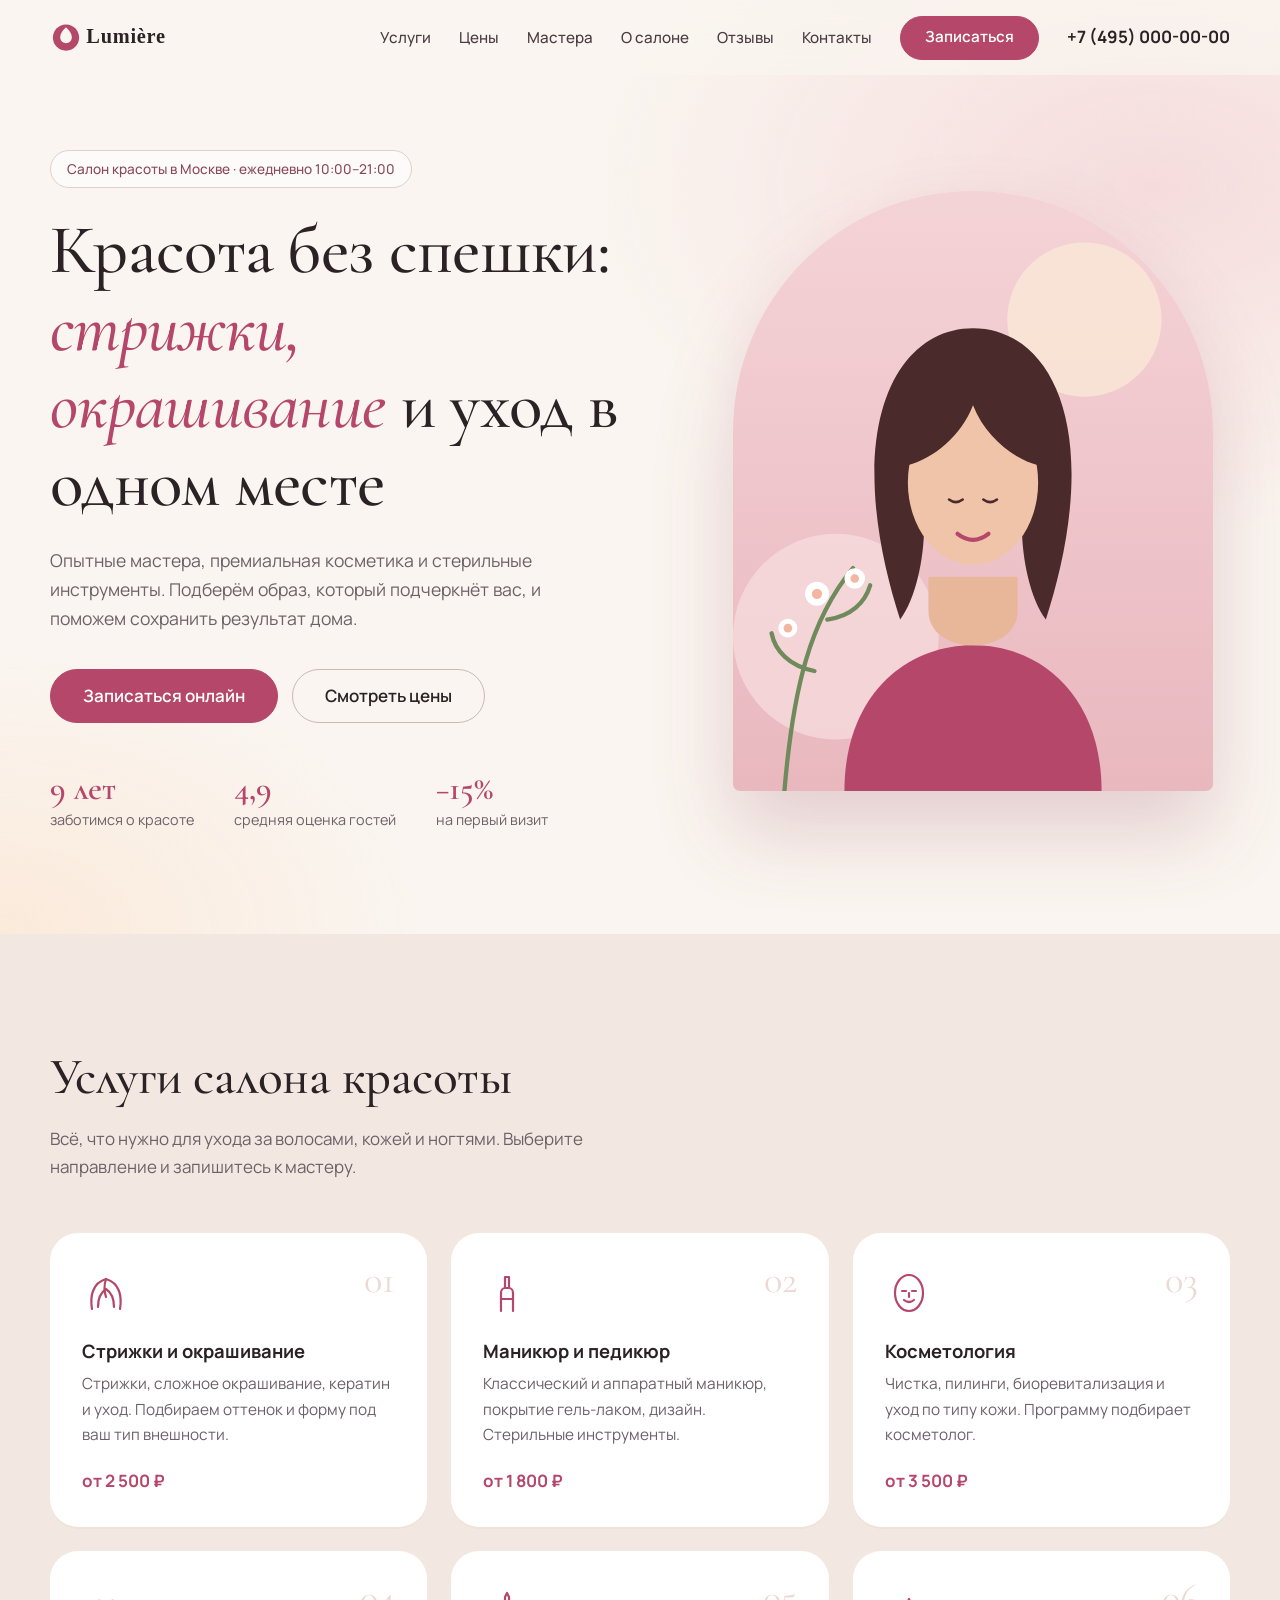
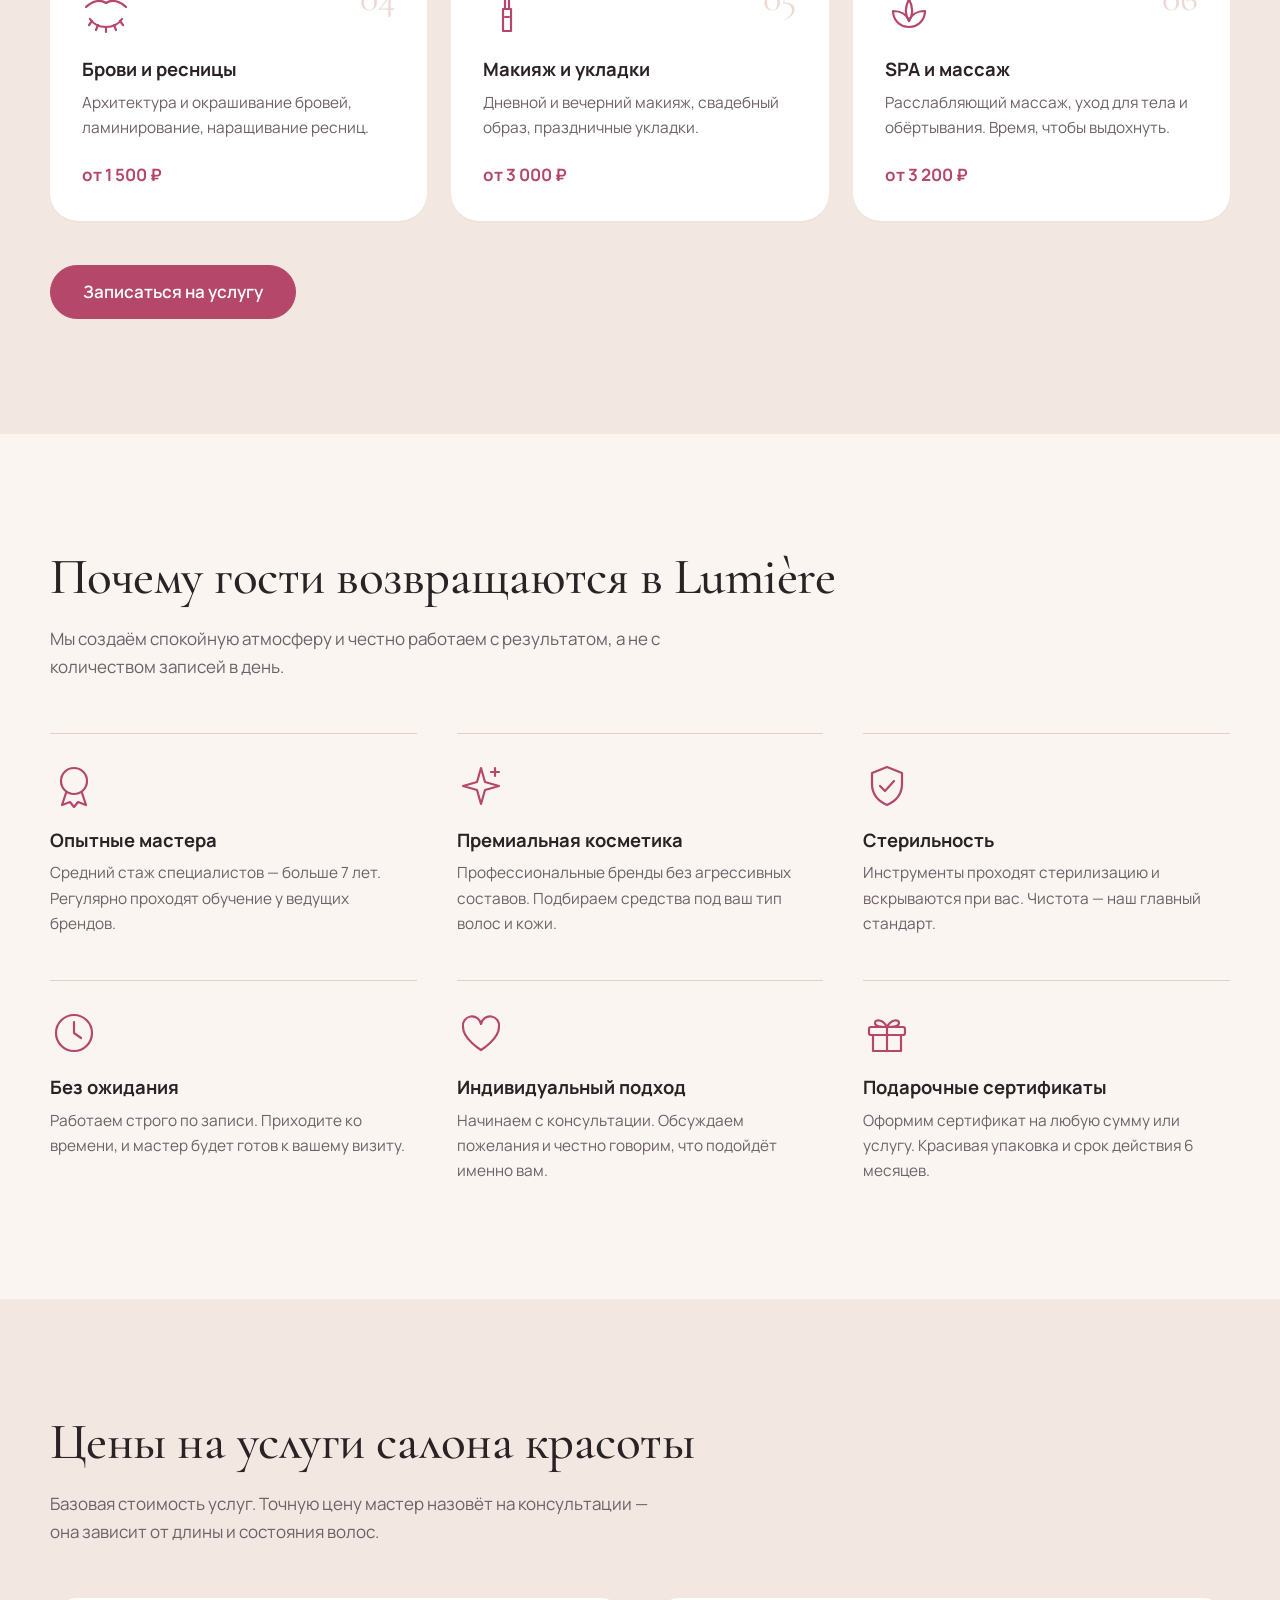
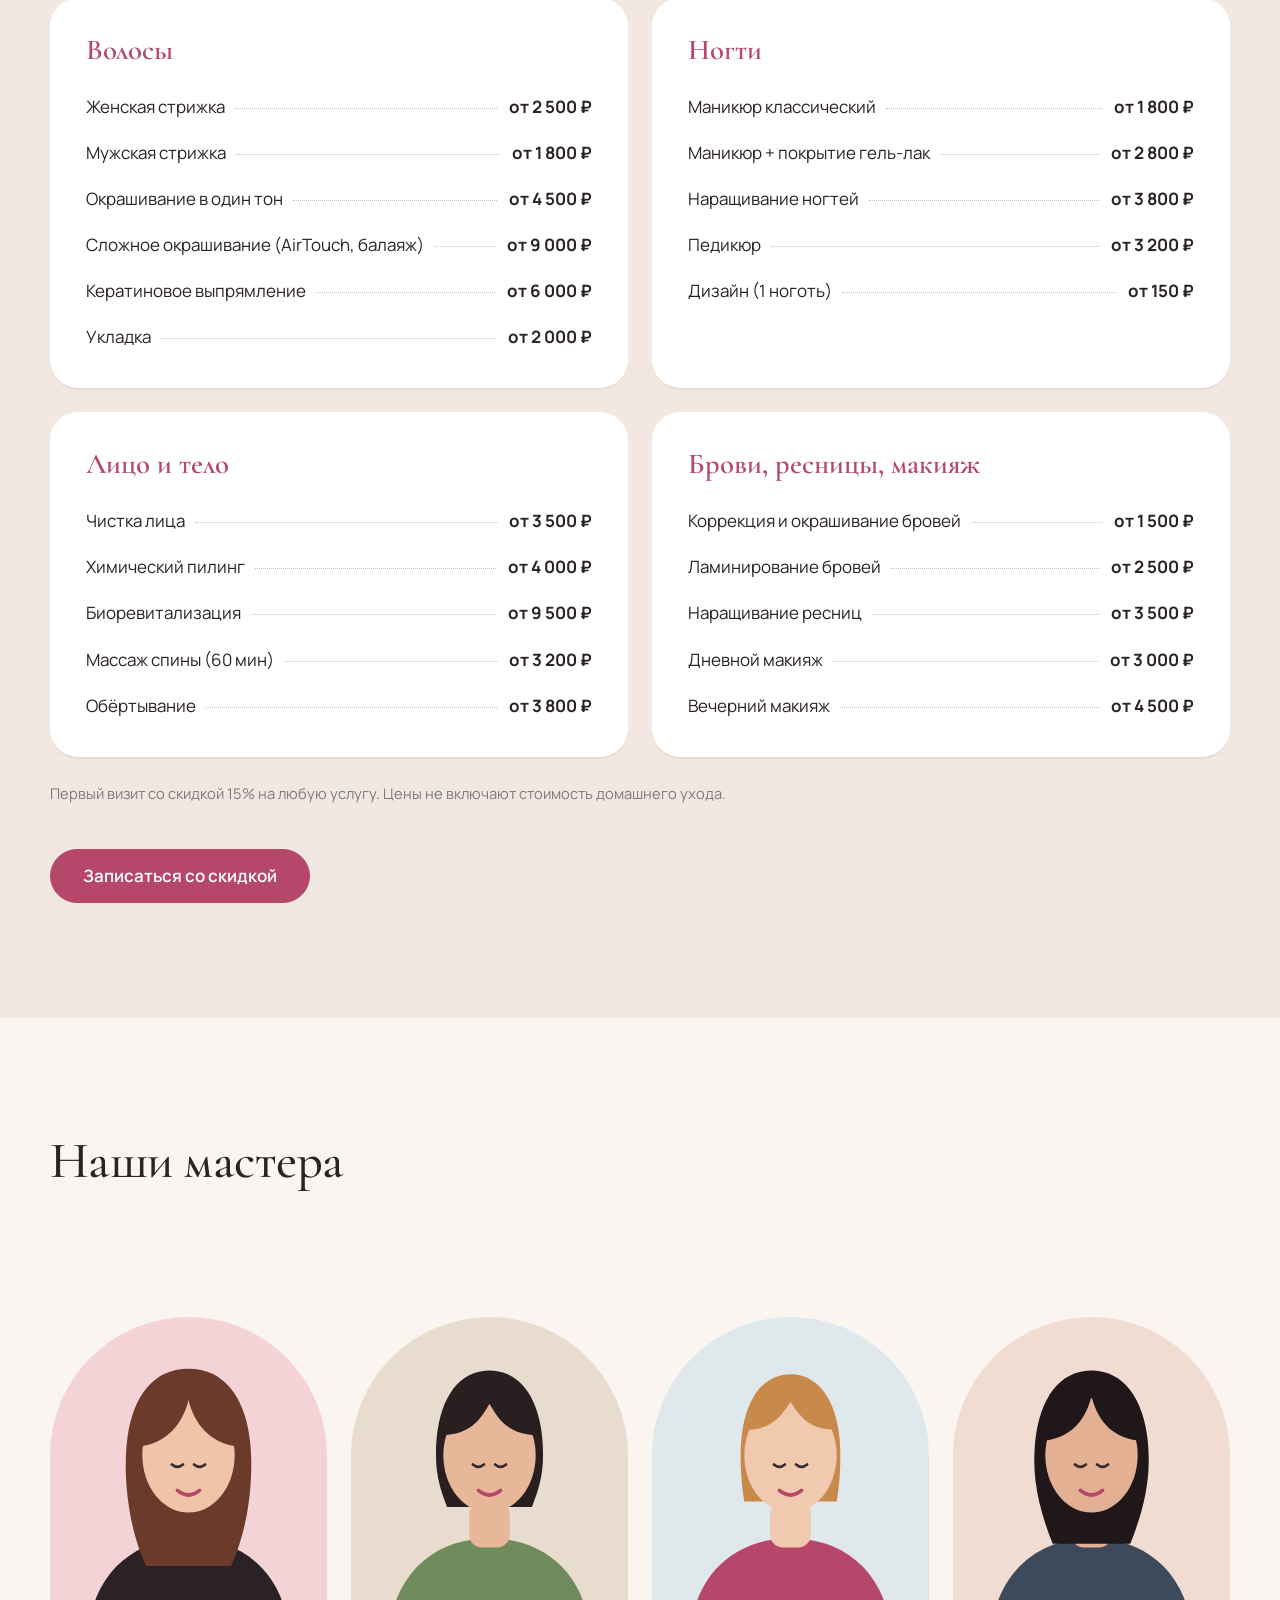
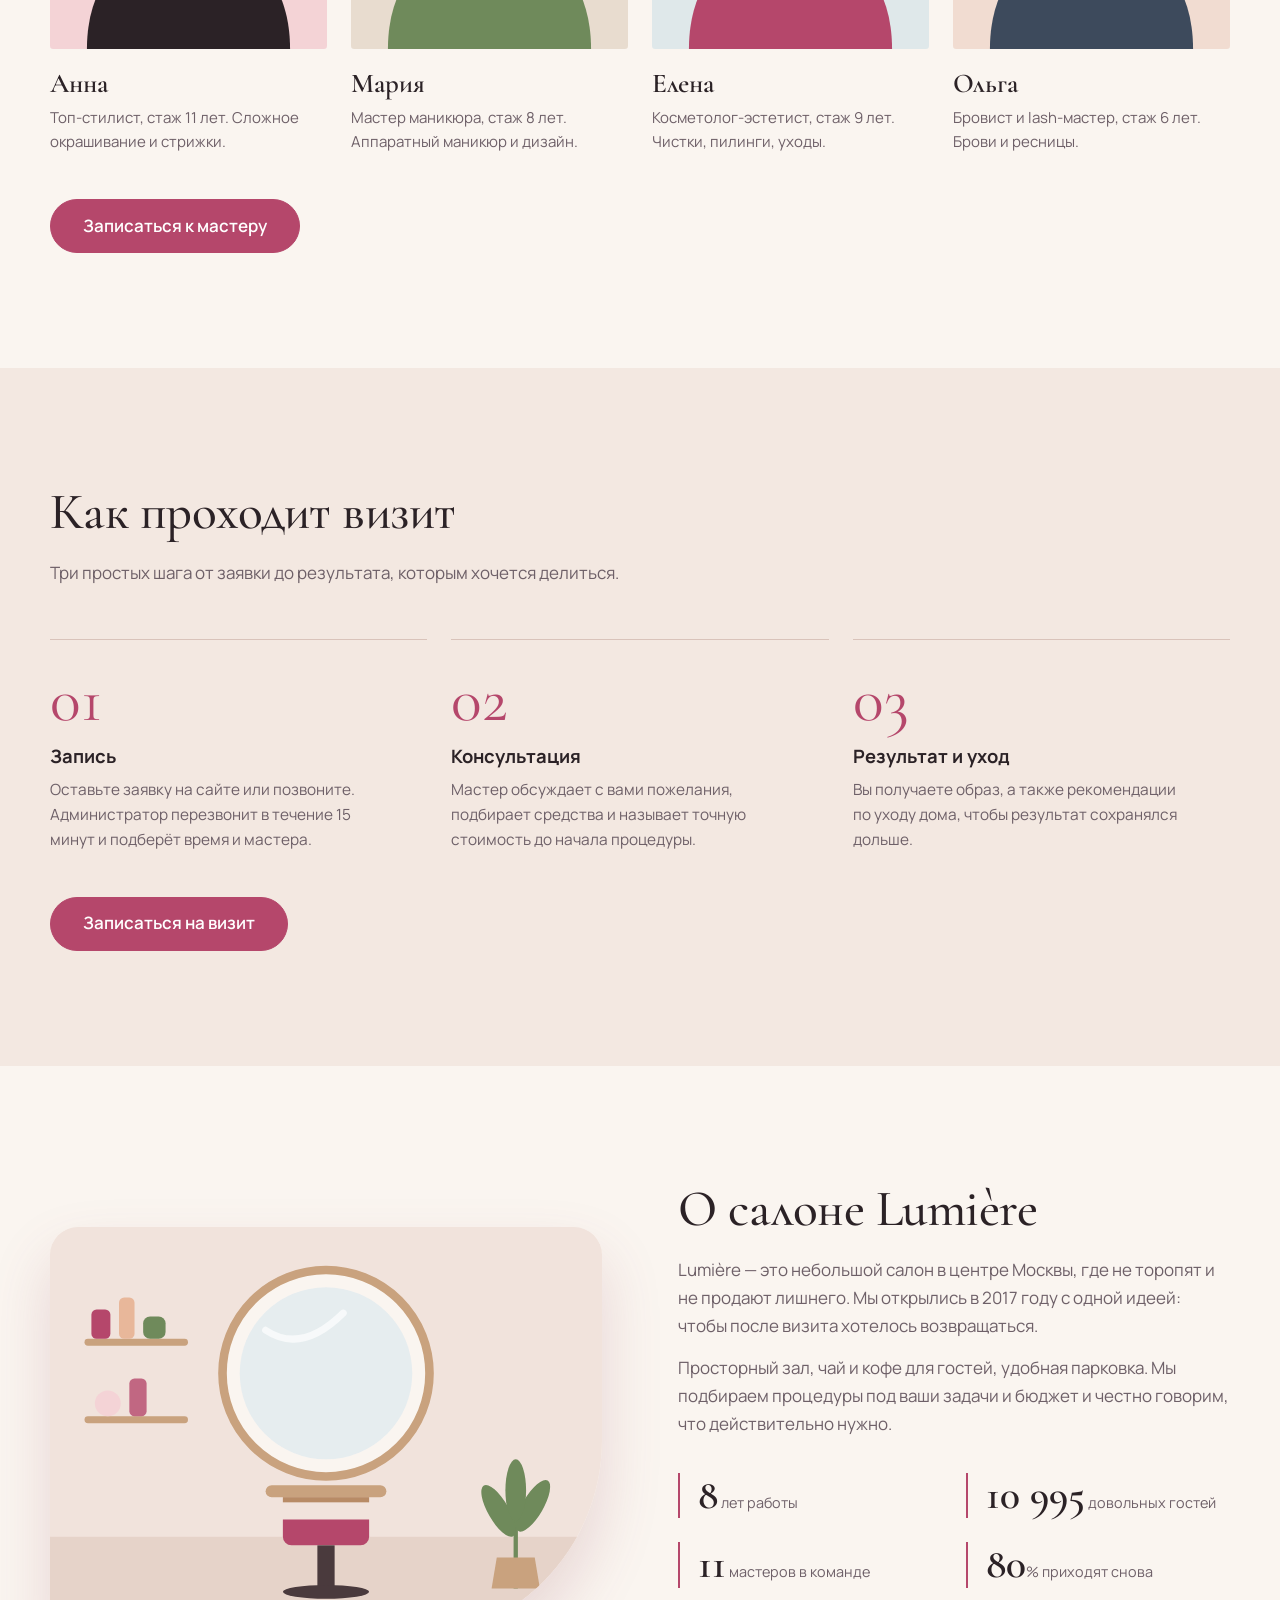
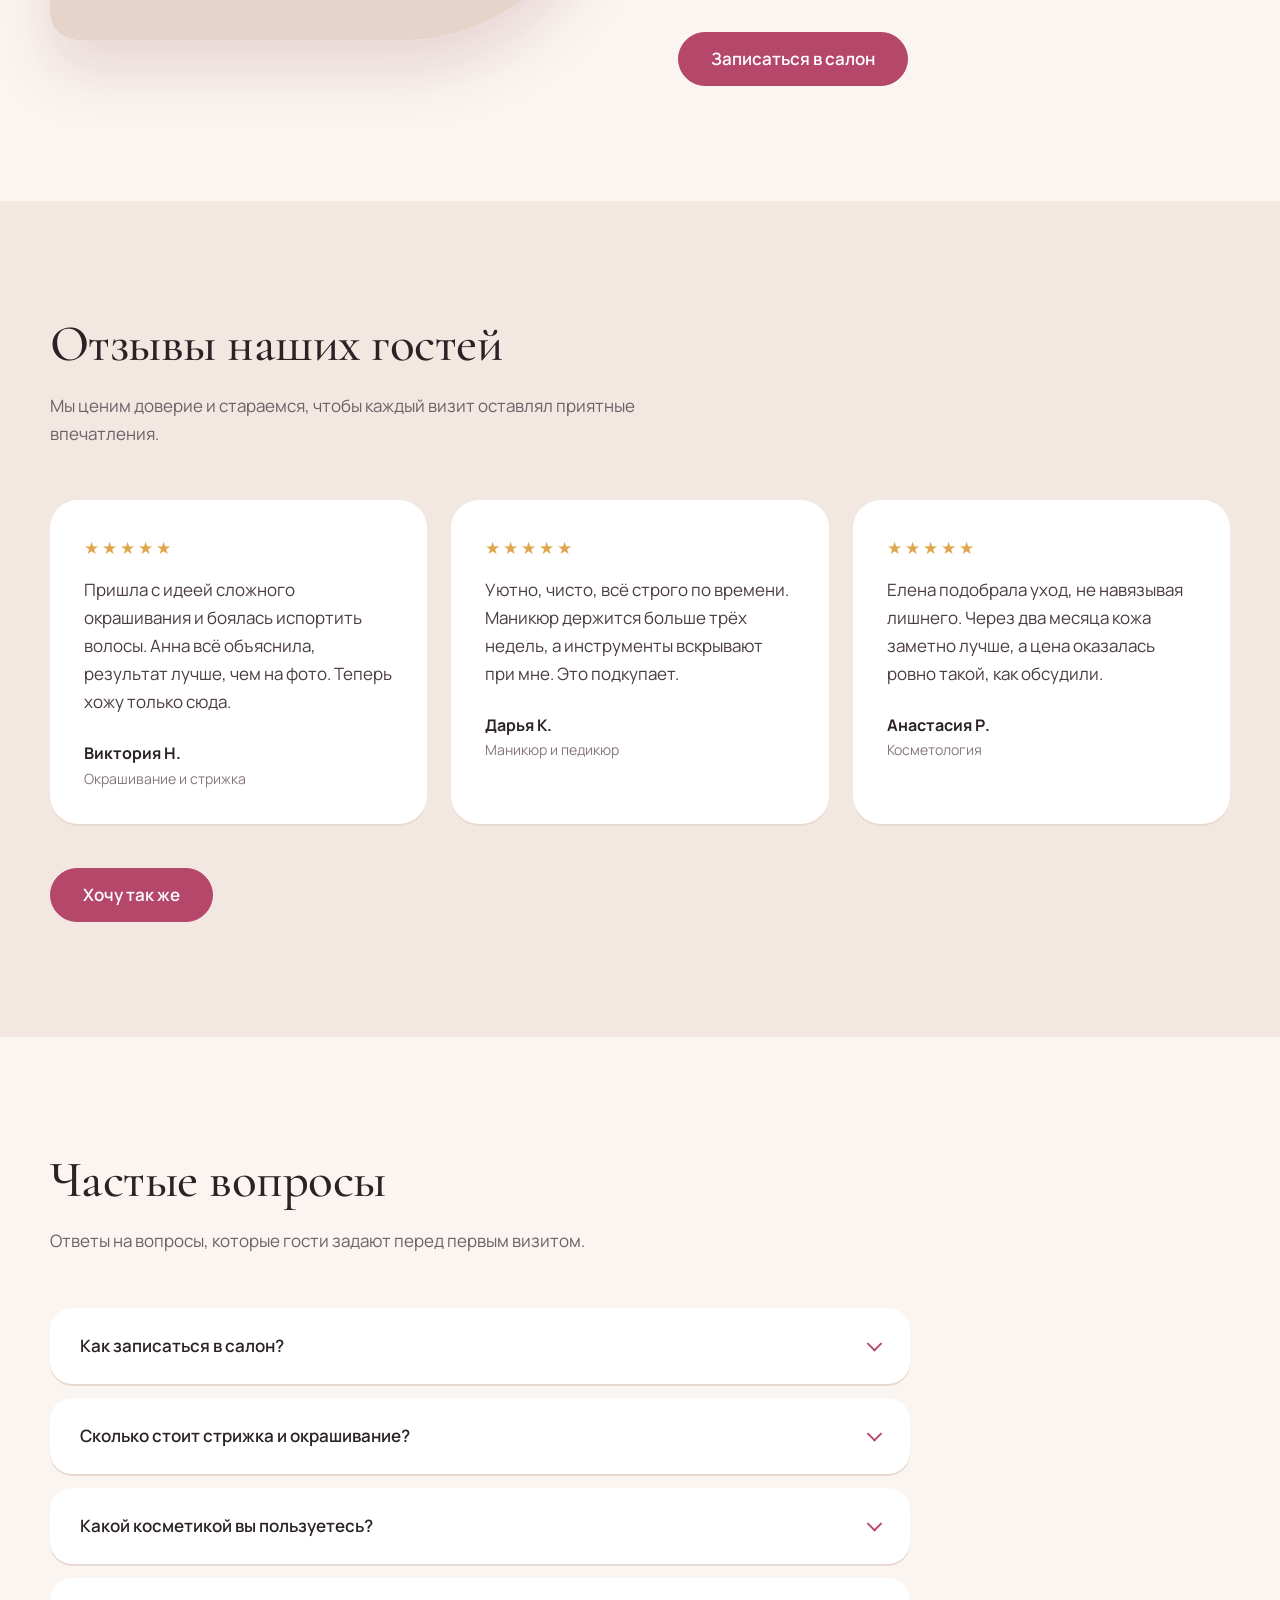
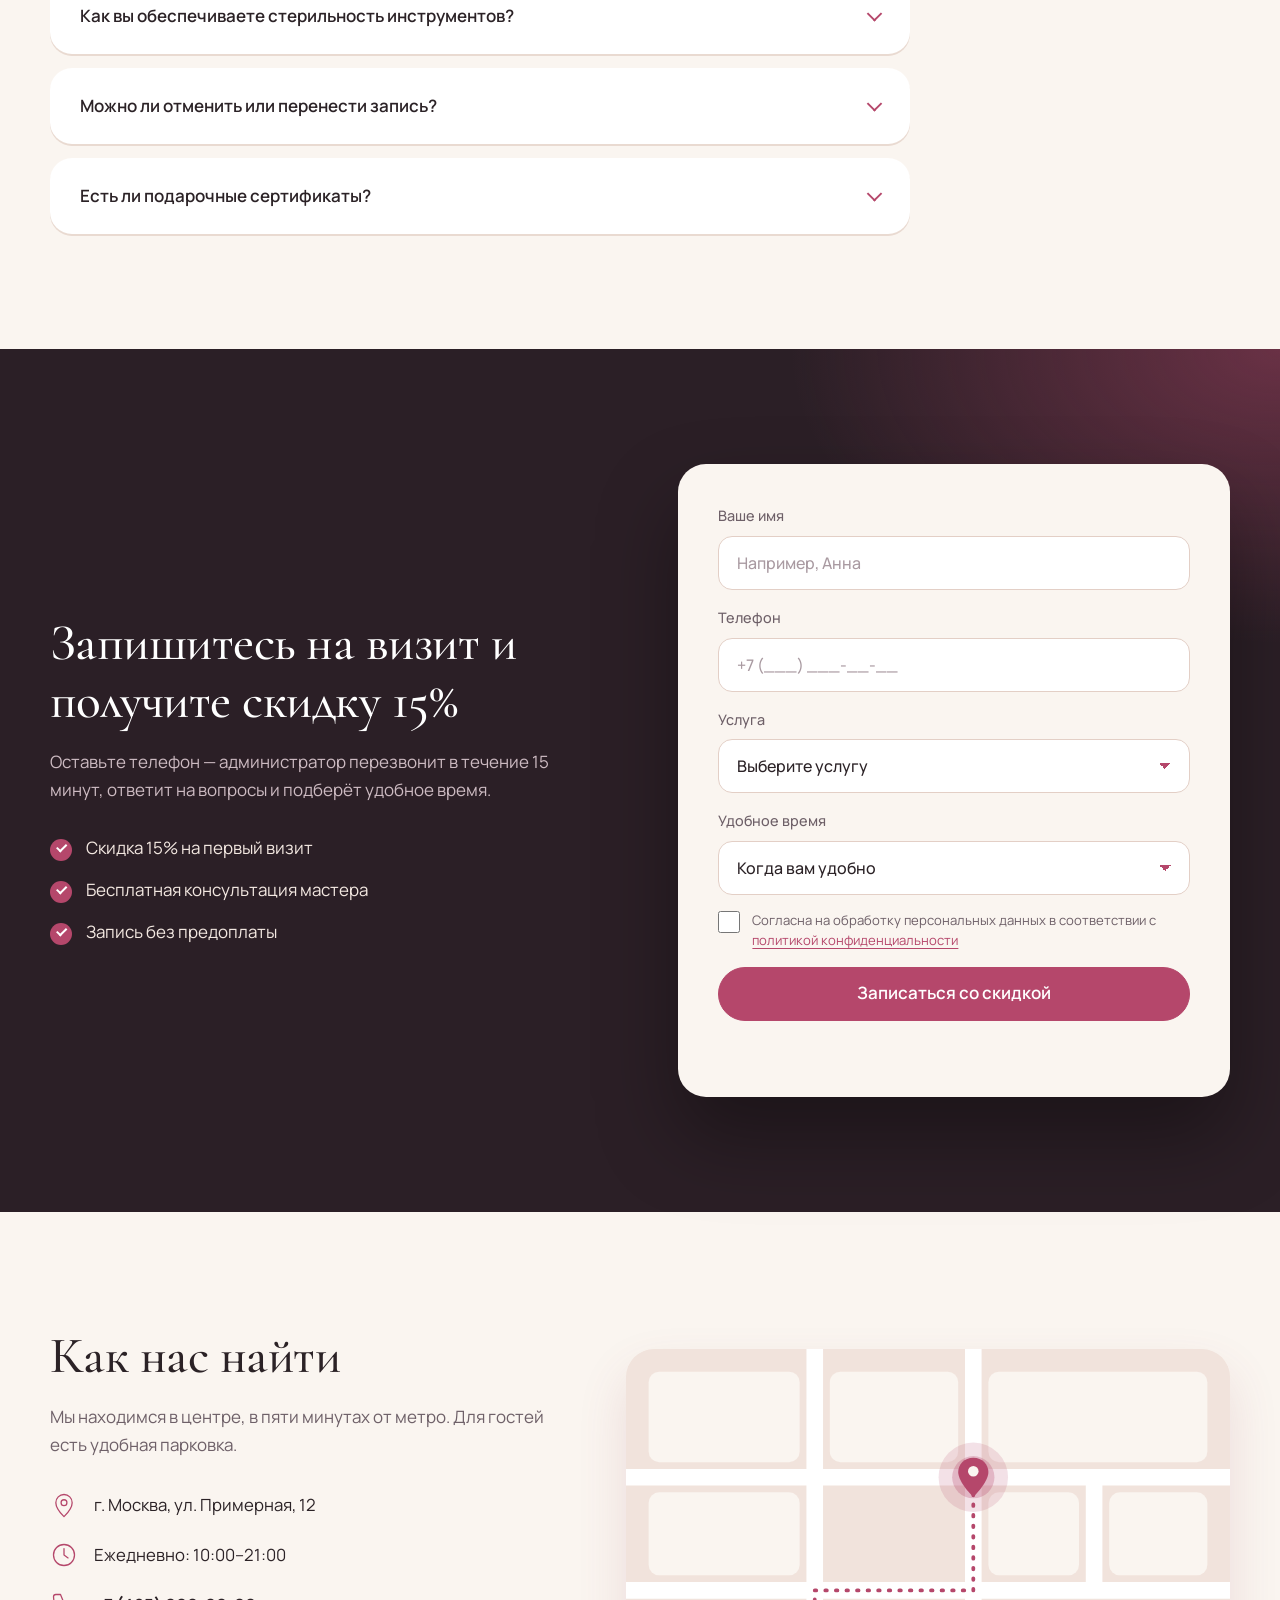
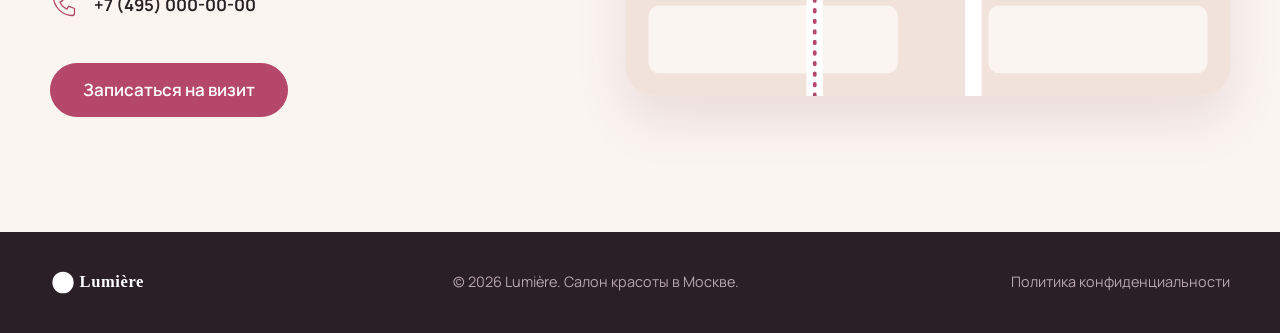
<file: index.html>
<!DOCTYPE html>
<html lang="ru">
<head>
  <meta charset="UTF-8">
  <meta name="viewport" content="width=device-width, initial-scale=1">
  <title>Салон красоты в Москве — стрижки, маникюр, косметология | Lumière</title>
  <meta name="description" content="Салон красоты Lumière в Москве: окрашивание и стрижки, маникюр, косметология, брови и ресницы. Опытные мастера, премиальная косметика, стерильные инструменты. Запишитесь онлайн за 1 минуту.">
  <meta name="theme-color" content="#faf5f0">
  <link rel="canonical" href="https://example.ru/">
  <link rel="icon" href="images/favicon.svg" type="image/svg+xml">
  <link rel="preconnect" href="https://fonts.googleapis.com">
  <link rel="preconnect" href="https://fonts.gstatic.com" crossorigin>
  <link rel="stylesheet" href="https://fonts.googleapis.com/css2?family=Cormorant+Garamond:ital,wght@0,500;0,600;1,500&family=Manrope:wght@400;500;600;700&display=swap">
  <link rel="stylesheet" href="css/style.css">

  <meta property="og:type" content="website">
  <meta property="og:locale" content="ru_RU">
  <meta property="og:site_name" content="Lumière">
  <meta property="og:title" content="Салон красоты Lumière в Москве — красота без спешки">
  <meta property="og:description" content="Стрижки, окрашивание, маникюр, косметология, брови и ресницы. Запишитесь онлайн.">
  <meta property="og:url" content="https://example.ru/">

  <script type="application/ld+json">
  {
    "@context": "https://schema.org",
    "@type": "BeautySalon",
    "name": "Lumière",
    "url": "https://example.ru/",
    "telephone": "+74950000000",
    "priceRange": "₽₽",
    "image": "https://example.ru/images/about-salon.svg",
    "address": { "@type": "PostalAddress", "streetAddress": "ул. Примерная, 12", "addressLocality": "Москва", "addressCountry": "RU" },
    "openingHoursSpecification": [
      { "@type": "OpeningHoursSpecification", "dayOfWeek": ["Monday","Tuesday","Wednesday","Thursday","Friday","Saturday","Sunday"], "opens": "10:00", "closes": "21:00" }
    ]
  }
  </script>
  <script type="application/ld+json">
  {
    "@context": "https://schema.org",
    "@type": "FAQPage",
    "mainEntity": [
      { "@type": "Question", "name": "Как записаться в салон?", "acceptedAnswer": { "@type": "Answer", "text": "Оставьте заявку на сайте или позвоните нам. Администратор перезвонит в течение 15 минут и подберёт удобное время и мастера." } },
      { "@type": "Question", "name": "Сколько стоит стрижка и окрашивание?", "acceptedAnswer": { "@type": "Answer", "text": "Женская стрижка стоит от 2 500 ₽, окрашивание в один тон — от 4 500 ₽. Точная цена зависит от длины и густоты волос, мастер назовёт её на консультации." } },
      { "@type": "Question", "name": "Какой косметикой вы пользуетесь?", "acceptedAnswer": { "@type": "Answer", "text": "Мы работаем на профессиональной косметике проверенных европейских брендов. Состав и подбор средств обсуждаем с вами до процедуры." } },
      { "@type": "Question", "name": "Как вы обеспечиваете стерильность инструментов?", "acceptedAnswer": { "@type": "Answer", "text": "Инструменты проходят дезинфекцию и стерилизацию в сухожаровом шкафу и вскрываются при вас в крафт-пакетах." } },
      { "@type": "Question", "name": "Можно ли отменить или перенести запись?", "acceptedAnswer": { "@type": "Answer", "text": "Да, бесплатно за 3 часа до визита. Просто позвоните или напишите администратору." } },
      { "@type": "Question", "name": "Есть ли подарочные сертификаты?", "acceptedAnswer": { "@type": "Answer", "text": "Да, мы оформляем подарочные сертификаты на любую сумму или конкретную услугу." } }
    ]
  }
  </script>
</head>
<body>

<header>
  <div class="container">
    <a class="logo" href="#hero" aria-label="Lumière — на главную">
      <img src="images/logo.svg" alt="Lumière" width="160" height="35">
    </a>
    <nav id="menu" aria-label="Основное меню">
      <ul>
        <li><a href="#services">Услуги</a></li>
        <li><a href="#prices">Цены</a></li>
        <li><a href="#masters">Мастера</a></li>
        <li><a href="#about">О салоне</a></li>
        <li><a href="#reviews">Отзывы</a></li>
        <li><a href="#contacts">Контакты</a></li>
      </ul>
      <a class="btn" href="#request">Записаться</a>
    </nav>
    <a class="phone" href="tel:+74950000000">+7 (495) 000-00-00</a>
    <button class="burger" type="button" aria-label="Открыть меню" aria-expanded="false" aria-controls="menu"><span></span></button>
  </div>
</header>

<main>

  <section class="hero" id="hero">
    <div class="container">
      <div>
        <p class="label">Салон красоты в Москве · ежедневно 10:00–21:00</p>
        <h1>Красота без спешки: <em>стрижки, окрашивание</em> и уход в одном месте</h1>
        <p>Опытные мастера, премиальная косметика и стерильные инструменты. Подберём образ, который подчеркнёт вас, и поможем сохранить результат дома.</p>
        <div class="buttons">
          <a class="btn" href="#request">Записаться онлайн</a>
          <a class="btn btn-outline" href="#prices">Смотреть цены</a>
        </div>
        <ul>
          <li><strong>9 лет</strong> заботимся о красоте</li>
          <li><strong>4,9</strong> средняя оценка гостей</li>
          <li><strong>−15%</strong> на первый визит</li>
        </ul>
      </div>
      <img src="images/hero-salon.svg" alt="Девушка с красивой причёской после визита в салон" width="560" height="700" fetchpriority="high">
    </div>
  </section>

  <section class="services" id="services">
    <div class="container">
      <h2>Услуги салона красоты</h2>
      <p>Всё, что нужно для ухода за волосами, кожей и ногтями. Выберите направление и запишитесь к мастеру.</p>
      <ul>
        <li>
          <img src="images/icons/hair.svg" alt="" width="48" height="48" loading="lazy">
          <h3>Стрижки и окрашивание</h3>
          <p>Стрижки, сложное окрашивание, кератин и уход. Подбираем оттенок и форму под ваш тип внешности.</p>
          <strong>от 2 500 ₽</strong>
        </li>
        <li>
          <img src="images/icons/nails.svg" alt="" width="48" height="48" loading="lazy">
          <h3>Маникюр и педикюр</h3>
          <p>Классический и аппаратный маникюр, покрытие гель-лаком, дизайн. Стерильные инструменты.</p>
          <strong>от 1 800 ₽</strong>
        </li>
        <li>
          <img src="images/icons/face.svg" alt="" width="48" height="48" loading="lazy">
          <h3>Косметология</h3>
          <p>Чистка, пилинги, биоревитализация и уход по типу кожи. Программу подбирает косметолог.</p>
          <strong>от 3 500 ₽</strong>
        </li>
        <li>
          <img src="images/icons/brows.svg" alt="" width="48" height="48" loading="lazy">
          <h3>Брови и ресницы</h3>
          <p>Архитектура и окрашивание бровей, ламинирование, наращивание ресниц.</p>
          <strong>от 1 500 ₽</strong>
        </li>
        <li>
          <img src="images/icons/makeup.svg" alt="" width="48" height="48" loading="lazy">
          <h3>Макияж и укладки</h3>
          <p>Дневной и вечерний макияж, свадебный образ, праздничные укладки.</p>
          <strong>от 3 000 ₽</strong>
        </li>
        <li>
          <img src="images/icons/spa.svg" alt="" width="48" height="48" loading="lazy">
          <h3>SPA и массаж</h3>
          <p>Расслабляющий массаж, уход для тела и обёртывания. Время, чтобы выдохнуть.</p>
          <strong>от 3 200 ₽</strong>
        </li>
      </ul>
      <a class="btn" href="#request">Записаться на услугу</a>
    </div>
  </section>

  <section class="advantages" id="advantages">
    <div class="container">
      <h2>Почему гости возвращаются в Lumière</h2>
      <p>Мы создаём спокойную атмосферу и честно работаем с результатом, а не с количеством записей в день.</p>
      <ul>
        <li>
          <img src="images/icons/award.svg" alt="" width="48" height="48" loading="lazy">
          <h3>Опытные мастера</h3>
          <p>Средний стаж специалистов — больше 7 лет. Регулярно проходят обучение у ведущих брендов.</p>
        </li>
        <li>
          <img src="images/icons/sparkle.svg" alt="" width="48" height="48" loading="lazy">
          <h3>Премиальная косметика</h3>
          <p>Профессиональные бренды без агрессивных составов. Подбираем средства под ваш тип волос и кожи.</p>
        </li>
        <li>
          <img src="images/icons/clean.svg" alt="" width="48" height="48" loading="lazy">
          <h3>Стерильность</h3>
          <p>Инструменты проходят стерилизацию и вскрываются при вас. Чистота — наш главный стандарт.</p>
        </li>
        <li>
          <img src="images/icons/clock.svg" alt="" width="48" height="48" loading="lazy">
          <h3>Без ожидания</h3>
          <p>Работаем строго по записи. Приходите ко времени, и мастер будет готов к вашему визиту.</p>
        </li>
        <li>
          <img src="images/icons/heart.svg" alt="" width="48" height="48" loading="lazy">
          <h3>Индивидуальный подход</h3>
          <p>Начинаем с консультации. Обсуждаем пожелания и честно говорим, что подойдёт именно вам.</p>
        </li>
        <li>
          <img src="images/icons/gift.svg" alt="" width="48" height="48" loading="lazy">
          <h3>Подарочные сертификаты</h3>
          <p>Оформим сертификат на любую сумму или услугу. Красивая упаковка и срок действия 6 месяцев.</p>
        </li>
      </ul>
    </div>
  </section>

  <section class="prices" id="prices">
    <div class="container">
      <h2>Цены на услуги салона красоты</h2>
      <p>Базовая стоимость услуг. Точную цену мастер назовёт на консультации — она зависит от длины и состояния волос.</p>
      <div>
        <div>
          <h3>Волосы</h3>
          <ul>
            <li><span>Женская стрижка</span><strong>от 2 500 ₽</strong></li>
            <li><span>Мужская стрижка</span><strong>от 1 800 ₽</strong></li>
            <li><span>Окрашивание в один тон</span><strong>от 4 500 ₽</strong></li>
            <li><span>Сложное окрашивание (AirTouch, балаяж)</span><strong>от 9 000 ₽</strong></li>
            <li><span>Кератиновое выпрямление</span><strong>от 6 000 ₽</strong></li>
            <li><span>Укладка</span><strong>от 2 000 ₽</strong></li>
          </ul>
        </div>
        <div>
          <h3>Ногти</h3>
          <ul>
            <li><span>Маникюр классический</span><strong>от 1 800 ₽</strong></li>
            <li><span>Маникюр + покрытие гель-лак</span><strong>от 2 800 ₽</strong></li>
            <li><span>Наращивание ногтей</span><strong>от 3 800 ₽</strong></li>
            <li><span>Педикюр</span><strong>от 3 200 ₽</strong></li>
            <li><span>Дизайн (1 ноготь)</span><strong>от 150 ₽</strong></li>
          </ul>
        </div>
        <div>
          <h3>Лицо и тело</h3>
          <ul>
            <li><span>Чистка лица</span><strong>от 3 500 ₽</strong></li>
            <li><span>Химический пилинг</span><strong>от 4 000 ₽</strong></li>
            <li><span>Биоревитализация</span><strong>от 9 500 ₽</strong></li>
            <li><span>Массаж спины (60 мин)</span><strong>от 3 200 ₽</strong></li>
            <li><span>Обёртывание</span><strong>от 3 800 ₽</strong></li>
          </ul>
        </div>
        <div>
          <h3>Брови, ресницы, макияж</h3>
          <ul>
            <li><span>Коррекция и окрашивание бровей</span><strong>от 1 500 ₽</strong></li>
            <li><span>Ламинирование бровей</span><strong>от 2 500 ₽</strong></li>
            <li><span>Наращивание ресниц</span><strong>от 3 500 ₽</strong></li>
            <li><span>Дневной макияж</span><strong>от 3 000 ₽</strong></li>
            <li><span>Вечерний макияж</span><strong>от 4 500 ₽</strong></li>
          </ul>
        </div>
      </div>
      <p>Первый визит со скидкой 15% на любую услугу. Цены не включают стоимость домашнего ухода.</p>
      <a class="btn" href="#request">Записаться со скидкой</a>
    </div>
  </section>

  <section class="masters" id="masters">
    <div class="container">
      <h2>Наши мастера</h2>
      <p>Каждый специалист проходит отбор и обучение. Подскажем, к кому записаться под вашу задачу.</p>
      <ul>
        <li>
          <img src="images/masters/anna.svg" alt="Анна — топ-стилист салона Lumière" width="300" height="360" loading="lazy">
          <h3>Анна</h3>
          <p>Топ-стилист, стаж 11 лет. Сложное окрашивание и стрижки.</p>
        </li>
        <li>
          <img src="images/masters/maria.svg" alt="Мария — мастер маникюра салона Lumière" width="300" height="360" loading="lazy">
          <h3>Мария</h3>
          <p>Мастер маникюра, стаж 8 лет. Аппаратный маникюр и дизайн.</p>
        </li>
        <li>
          <img src="images/masters/elena.svg" alt="Елена — косметолог салона Lumière" width="300" height="360" loading="lazy">
          <h3>Елена</h3>
          <p>Косметолог-эстетист, стаж 9 лет. Чистки, пилинги, уходы.</p>
        </li>
        <li>
          <img src="images/masters/olga.svg" alt="Ольга — бровист салона Lumière" width="300" height="360" loading="lazy">
          <h3>Ольга</h3>
          <p>Бровист и lash-мастер, стаж 6 лет. Брови и ресницы.</p>
        </li>
      </ul>
      <a class="btn" href="#request">Записаться к мастеру</a>
    </div>
  </section>

  <section class="process" id="process">
    <div class="container">
      <h2>Как проходит визит</h2>
      <p>Три простых шага от заявки до результата, которым хочется делиться.</p>
      <ol>
        <li>
          <h3>Запись</h3>
          <p>Оставьте заявку на сайте или позвоните. Администратор перезвонит в течение 15 минут и подберёт время и мастера.</p>
        </li>
        <li>
          <h3>Консультация</h3>
          <p>Мастер обсуждает с вами пожелания, подбирает средства и называет точную стоимость до начала процедуры.</p>
        </li>
        <li>
          <h3>Результат и уход</h3>
          <p>Вы получаете образ, а также рекомендации по уходу дома, чтобы результат сохранялся дольше.</p>
        </li>
      </ol>
      <a class="btn" href="#request">Записаться на визит</a>
    </div>
  </section>

  <section class="about" id="about">
    <div class="container">
      <img src="images/about-salon.svg" alt="Интерьер салона красоты Lumière: зеркало, кресло и растения" width="640" height="480" loading="lazy">
      <div>
        <h2>О салоне Lumière</h2>
        <p>Lumière — это небольшой салон в центре Москвы, где не торопят и не продают лишнего. Мы открылись в 2017 году с одной идеей: чтобы после визита хотелось возвращаться.</p>
        <p>Просторный зал, чай и кофе для гостей, удобная парковка. Мы подбираем процедуры под ваши задачи и бюджет и честно говорим, что действительно нужно.</p>
        <ul>
          <li><strong data-count="9">9</strong> лет работы</li>
          <li><strong data-count="12000">12000</strong> довольных гостей</li>
          <li><strong data-count="12">12</strong> мастеров в команде</li>
          <li><strong data-count="87">87</strong>% приходят снова</li>
        </ul>
        <a class="btn" href="#request">Записаться в салон</a>
      </div>
    </div>
  </section>

  <section class="reviews" id="reviews">
    <div class="container">
      <h2>Отзывы наших гостей</h2>
      <p>Мы ценим доверие и стараемся, чтобы каждый визит оставлял приятные впечатления.</p>
      <ul>
        <li>
          <figure>
            <blockquote><p>Пришла с идеей сложного окрашивания и боялась испортить волосы. Анна всё объяснила, результат лучше, чем на фото. Теперь хожу только сюда.</p></blockquote>
            <figcaption><strong>Виктория Н.</strong>Окрашивание и стрижка</figcaption>
          </figure>
        </li>
        <li>
          <figure>
            <blockquote><p>Уютно, чисто, всё строго по времени. Маникюр держится больше трёх недель, а инструменты вскрывают при мне. Это подкупает.</p></blockquote>
            <figcaption><strong>Дарья К.</strong>Маникюр и педикюр</figcaption>
          </figure>
        </li>
        <li>
          <figure>
            <blockquote><p>Елена подобрала уход, не навязывая лишнего. Через два месяца кожа заметно лучше, а цена оказалась ровно такой, как обсудили.</p></blockquote>
            <figcaption><strong>Анастасия Р.</strong>Косметология</figcaption>
          </figure>
        </li>
      </ul>
      <a class="btn" href="#request">Хочу так же</a>
    </div>
  </section>

  <section class="faq" id="faq">
    <div class="container">
      <h2>Частые вопросы</h2>
      <p>Ответы на вопросы, которые гости задают перед первым визитом.</p>
      <div>
        <details>
          <summary>Как записаться в салон?</summary>
          <p>Оставьте заявку на сайте или позвоните нам. Администратор перезвонит в течение 15 минут и подберёт удобное время и мастера.</p>
        </details>
        <details>
          <summary>Сколько стоит стрижка и окрашивание?</summary>
          <p>Женская стрижка стоит от 2 500 ₽, окрашивание в один тон — от 4 500 ₽. Точная цена зависит от длины и густоты волос, мастер назовёт её на консультации.</p>
        </details>
        <details>
          <summary>Какой косметикой вы пользуетесь?</summary>
          <p>Мы работаем на профессиональной косметике проверенных европейских брендов. Состав и подбор средств обсуждаем с вами до процедуры.</p>
        </details>
        <details>
          <summary>Как вы обеспечиваете стерильность инструментов?</summary>
          <p>Инструменты проходят дезинфекцию и стерилизацию в сухожаровом шкафу и вскрываются при вас в крафт-пакетах.</p>
        </details>
        <details>
          <summary>Можно ли отменить или перенести запись?</summary>
          <p>Да, бесплатно за 3 часа до визита. Просто позвоните или напишите администратору.</p>
        </details>
        <details>
          <summary>Есть ли подарочные сертификаты?</summary>
          <p>Да, мы оформляем подарочные сертификаты на любую сумму или конкретную услугу со сроком действия 6 месяцев.</p>
        </details>
      </div>
    </div>
  </section>

  <section class="request" id="request">
    <div class="container">
      <div>
        <h2>Запишитесь на визит и получите скидку 15%</h2>
        <p>Оставьте телефон — администратор перезвонит в течение 15 минут, ответит на вопросы и подберёт удобное время.</p>
        <ul>
          <li>Скидка 15% на первый визит</li>
          <li>Бесплатная консультация мастера</li>
          <li>Запись без предоплаты</li>
        </ul>
      </div>
      <form action="#" method="post" novalidate>
        <label>Ваше имя
          <input type="text" name="name" placeholder="Например, Анна" autocomplete="name" required>
        </label>
        <label>Телефон
          <input type="tel" name="phone" placeholder="+7 (___) ___-__-__" autocomplete="tel" inputmode="tel" maxlength="18" required>
        </label>
        <label>Услуга
          <select name="service">
            <option value="">Выберите услугу</option>
            <option>Стрижка и окрашивание</option>
            <option>Маникюр и педикюр</option>
            <option>Косметология</option>
            <option>Брови и ресницы</option>
            <option>Макияж и укладка</option>
            <option>SPA и массаж</option>
            <option>Подарочный сертификат</option>
            <option>Нужна консультация</option>
          </select>
        </label>
        <label>Удобное время
          <select name="time">
            <option value="">Когда вам удобно</option>
            <option>Утром (10:00–13:00)</option>
            <option>Днём (13:00–17:00)</option>
            <option>Вечером (17:00–21:00)</option>
          </select>
        </label>
        <label class="agree">
          <input type="checkbox" name="agree" required>
          <span>Согласна на обработку персональных данных в соответствии с <a href="privacy.html" target="_blank" rel="noopener">политикой конфиденциальности</a></span>
        </label>
        <button class="btn" type="submit">Записаться со скидкой</button>
        <p role="status" aria-live="polite"></p>
      </form>
    </div>
  </section>

  <section class="contacts" id="contacts">
    <div class="container">
      <div>
        <h2>Как нас найти</h2>
        <p>Мы находимся в центре, в пяти минутах от метро. Для гостей есть удобная парковка.</p>
        <ul>
          <li>
            <img src="images/icons/pin.svg" alt="" width="28" height="28" loading="lazy">
            <address>г. Москва, ул. Примерная, 12</address>
          </li>
          <li>
            <img src="images/icons/time.svg" alt="" width="28" height="28" loading="lazy">
            <span>Ежедневно: 10:00–21:00</span>
          </li>
          <li>
            <img src="images/icons/phone.svg" alt="" width="28" height="28" loading="lazy">
            <a href="tel:+74950000000">+7 (495) 000-00-00</a>
          </li>
        </ul>
        <a class="btn" href="#request">Записаться на визит</a>
      </div>
      <img src="images/map.svg" alt="Схема проезда в салон красоты Lumière" width="800" height="460" loading="lazy">
    </div>
  </section>

</main>

<footer>
  <div class="container">
    <a class="logo" href="#hero" aria-label="Lumière — наверх"><img src="images/logo.svg" alt="Lumière" width="130" height="28" loading="lazy"></a>
    <p>© 2026 Lumière. Салон красоты в Москве.</p>
    <a href="privacy.html">Политика конфиденциальности</a>
  </div>
</footer>

<script src="js/main.js" defer></script>
</body>
</html>
</file>
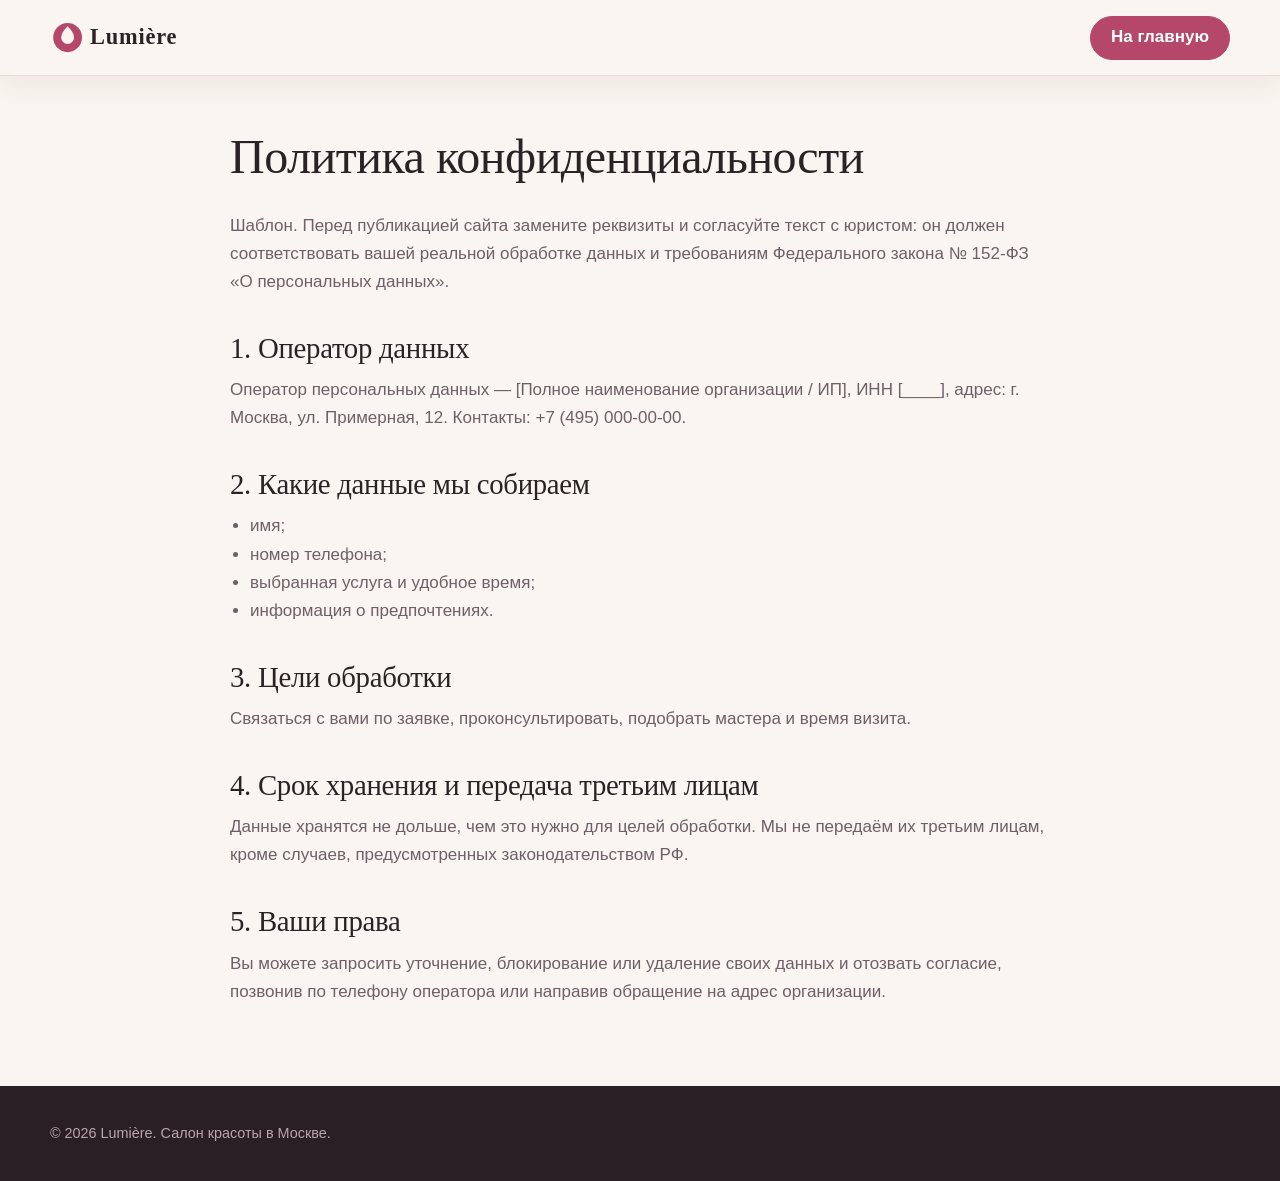
<file: privacy.html>
<!DOCTYPE html>
<html lang="ru">
<head>
  <meta charset="UTF-8">
  <meta name="viewport" content="width=device-width, initial-scale=1">
  <title>Политика конфиденциальности | Lumière</title>
  <meta name="description" content="Политика обработки персональных данных салона красоты Lumière.">
  <meta name="robots" content="noindex, follow">
  <link rel="icon" href="images/favicon.svg" type="image/svg+xml">
  <link rel="stylesheet" href="css/style.css">
</head>
<body>
<header class="scrolled">
  <div class="container">
    <a class="logo" href="index.html" aria-label="Lumière — на главную"><img src="images/logo.svg" alt="Lumière" width="176" height="38"></a>
    <a class="btn" style="margin-left:auto;min-height:44px;padding:0 20px" href="index.html">На главную</a>
  </div>
</header>

<main class="document">
  <div class="container">
    <h1>Политика конфиденциальности</h1>
    <p>Шаблон. Перед публикацией сайта замените реквизиты и согласуйте текст с юристом: он должен соответствовать вашей реальной обработке данных и требованиям Федерального закона № 152-ФЗ «О персональных данных».</p>

    <h2>1. Оператор данных</h2>
    <p>Оператор персональных данных — [Полное наименование организации / ИП], ИНН [____], адрес: г. Москва, ул. Примерная, 12. Контакты: +7 (495) 000-00-00.</p>

    <h2>2. Какие данные мы собираем</h2>
    <ul>
      <li>имя;</li>
      <li>номер телефона;</li>
      <li>выбранная услуга и удобное время;</li>
      <li>информация о предпочтениях.</li>
    </ul>

    <h2>3. Цели обработки</h2>
    <p>Связаться с вами по заявке, проконсультировать, подобрать мастера и время визита.</p>

    <h2>4. Срок хранения и передача третьим лицам</h2>
    <p>Данные хранятся не дольше, чем это нужно для целей обработки. Мы не передаём их третьим лицам, кроме случаев, предусмотренных законодательством РФ.</p>

    <h2>5. Ваши права</h2>
    <p>Вы можете запросить уточнение, блокирование или удаление своих данных и отозвать согласие, позвонив по телефону оператора или направив обращение на адрес организации.</p>
  </div>
</main>

<footer>
  <div class="container">
    <p>© 2026 Lumière. Салон красоты в Москве.</p>
  </div>
</footer>
</body>
</html>
</file>
<file: css/style.css>
/* ===== Base ===== */
*,
*::before,
*::after { box-sizing: border-box; }

html {
  scroll-behavior: smooth;
  scroll-padding-top: 88px;
  -webkit-text-size-adjust: 100%;
}

body {
  margin: 0;
  font-family: "Manrope", "Segoe UI", Roboto, Arial, sans-serif;
  font-size: 17px;
  line-height: 1.65;
  color: #2b2226;
  background: #faf5f0;
  overflow-x: hidden;
  -webkit-font-smoothing: antialiased;
}

img { display: block; max-width: 100%; height: auto; }

h1, h2, h3 { margin: 0; font-weight: 500; line-height: 1.12; color: #2b2226; }
h1, h2 { font-family: "Cormorant Garamond", Georgia, "Times New Roman", serif; letter-spacing: -0.01em; }
h1 { font-size: clamp(2.5rem, 5.4vw, 4.6rem); }
h2 { font-size: clamp(2.1rem, 4vw, 3.3rem); }
h3 { font-size: 1.15rem; font-weight: 700; }
em { font-style: italic; color: #b5476b; }

p { margin: 0; }
ul, ol { margin: 0; padding: 0; list-style: none; }
a { color: inherit; text-decoration: none; }
address { font-style: normal; }
button, input, select { font: inherit; color: inherit; }

:focus-visible { outline: 2px solid #b5476b; outline-offset: 3px; }
::selection { background: #b5476b; color: #fff; }

.container { width: min(1180px, 100% - 40px); margin-inline: auto; }

section { padding: clamp(68px, 9vw, 120px) 0; }
main > section:nth-of-type(even) { background: #f3e8e1; }

section h2 { margin-bottom: 18px; }
section h2 + p { max-width: 620px; margin-bottom: 52px; color: #6e6068; }

/* ===== Buttons ===== */
.btn {
  display: inline-flex;
  align-items: center;
  justify-content: center;
  min-height: 54px;
  padding: 0 32px;
  border: 1.5px solid #b5476b;
  border-radius: 100px;
  background: #b5476b;
  color: #fff;
  font-weight: 600;
  line-height: 1.2;
  text-align: center;
  cursor: pointer;
  transition: transform .3s ease, background-color .3s ease, color .3s ease, box-shadow .3s ease;
}
.btn:hover { transform: translateY(-3px); background: #9c3a5a; border-color: #9c3a5a; box-shadow: 0 14px 30px rgba(181, 71, 107, .3); }
.btn:active { transform: translateY(0); }
.btn-outline { background: transparent; color: #2b2226; border-color: #cdb8b1; }
.btn-outline:hover { background: #2b2226; border-color: #2b2226; color: #fff; box-shadow: none; }

section > .container > .btn,
.about .btn,
.contacts .btn { margin-top: 44px; }

/* ===== Header ===== */
header {
  position: fixed;
  top: 0;
  left: 0;
  right: 0;
  z-index: 100;
  height: 76px;
  border-bottom: 1px solid transparent;
  transition: border-color .35s ease, box-shadow .35s ease;
}
header::before {
  content: "";
  position: absolute;
  inset: 0;
  z-index: -1;
  background: rgba(250, 245, 240, .7);
  backdrop-filter: blur(14px);
  -webkit-backdrop-filter: blur(14px);
  transition: background-color .35s ease;
}
header.scrolled { border-color: #eadcd3; box-shadow: 0 8px 30px rgba(90, 50, 60, .08); }
header.scrolled::before { background: rgba(250, 245, 240, .95); }
header .container { display: flex; align-items: center; height: 100%; gap: 28px; }
.logo { flex-shrink: 0; transition: opacity .3s ease; }
.logo:hover { opacity: .75; }

header nav { display: flex; align-items: center; gap: 28px; margin-left: auto; }
header nav ul { display: flex; gap: 28px; }
header nav ul a { position: relative; padding: 6px 0; font-size: .95rem; font-weight: 500; color: #4a3c43; transition: color .3s ease; }
header nav ul a::after {
  content: "";
  position: absolute;
  left: 0; bottom: 0;
  width: 100%; height: 1.5px;
  background: #b5476b;
  transform: scaleX(0);
  transform-origin: left;
  transition: transform .3s ease;
}
header nav ul a:hover { color: #b5476b; }
header nav ul a:hover::after { transform: scaleX(1); }
header nav .btn { min-height: 44px; padding: 0 24px; font-size: .95rem; }

.phone { font-weight: 700; white-space: nowrap; transition: color .3s ease; }
.phone:hover { color: #b5476b; }

.burger {
  display: none;
  position: relative;
  width: 44px; height: 44px;
  margin-left: 8px;
  padding: 0;
  border: 1px solid #dccbc3;
  border-radius: 50%;
  background: transparent;
  cursor: pointer;
}
.burger span,
.burger::before,
.burger::after {
  content: "";
  position: absolute;
  left: 12px;
  width: 18px; height: 2px;
  border-radius: 2px;
  background: #2b2226;
  transition: transform .35s ease, opacity .25s ease, top .35s ease;
}
.burger::before { top: 15px; }
.burger span { top: 21px; }
.burger::after { top: 27px; }
.menu-open .burger::before { top: 21px; transform: rotate(45deg); }
.menu-open .burger::after { top: 21px; transform: rotate(-45deg); }
.menu-open .burger span { opacity: 0; }

/* ===== Hero ===== */
.hero {
  padding: 150px 0 clamp(64px, 8vw, 110px);
  background:
    radial-gradient(800px 500px at 90% 20%, rgba(244, 211, 214, .75), transparent 70%),
    radial-gradient(600px 400px at 0% 100%, rgba(251, 233, 216, .9), transparent 70%),
    #faf5f0;
  overflow: hidden;
}
.hero .container { display: grid; grid-template-columns: 1.15fr 1fr; align-items: center; gap: clamp(32px, 6vw, 80px); }
.label {
  display: inline-block;
  margin-bottom: 24px;
  padding: 7px 16px;
  border: 1px solid #e3cfc6;
  border-radius: 100px;
  font-size: .85rem;
  font-weight: 500;
  color: #8a4a5e;
  background: rgba(255, 255, 255, .6);
}
.hero h1 { margin-bottom: 24px; }
.hero h1 + p { max-width: 520px; margin-bottom: 36px; font-size: 1.1rem; color: #6e6068; }
.buttons { display: flex; flex-wrap: wrap; gap: 14px; margin-bottom: 48px; }
.hero ul { display: flex; flex-wrap: wrap; gap: 14px 40px; }
.hero ul li { font-size: .9rem; color: #6e6068; }
.hero ul strong { display: block; font-family: "Cormorant Garamond", Georgia, serif; font-size: 2.1rem; font-weight: 600; line-height: 1.1; color: #b5476b; }
.hero .container > img {
  width: 100%;
  max-width: 480px;
  margin-inline: auto;
  border-radius: 999px 999px 28px 28px;
  box-shadow: 0 40px 80px rgba(150, 70, 90, .22);
  animation: float 7s ease-in-out infinite;
}

@keyframes float {
  0%, 100% { transform: translateY(0); }
  50% { transform: translateY(-10px); }
}

/* ===== Services ===== */
.services ul { display: grid; grid-template-columns: repeat(3, 1fr); gap: 24px; counter-reset: card; }
.services li {
  position: relative;
  padding: 36px 32px 32px;
  border-radius: 28px;
  background: #fff;
  box-shadow: 0 2px 0 #efe2da;
  transition: transform .4s ease, box-shadow .4s ease, opacity .8s ease;
}
.services li::before {
  counter-increment: card;
  content: counter(card, decimal-leading-zero);
  position: absolute;
  top: 28px; right: 32px;
  font-family: "Cormorant Garamond", Georgia, serif;
  font-size: 2.4rem;
  line-height: 1;
  color: #ecd9d3;
}
.services li:hover { transform: translateY(-8px); box-shadow: 0 24px 50px rgba(150, 70, 90, .15); }
.services li img { margin-bottom: 24px; transition: transform .4s ease; }
.services li:hover img { transform: scale(1.12) rotate(-5deg); }
.services li h3 { margin-bottom: 10px; }
.services li p { color: #6e6068; font-size: .96rem; }
.services li strong { display: block; margin-top: 20px; font-weight: 700; color: #b5476b; }

/* ===== Advantages ===== */
.advantages ul { display: grid; grid-template-columns: repeat(3, 1fr); gap: 44px 40px; }
.advantages li { padding-top: 28px; border-top: 1.5px solid #e3cfc6; transition: opacity .8s ease, transform .8s ease; }
.advantages li img { margin-bottom: 20px; transition: transform .4s ease; }
.advantages li:hover img { transform: translateY(-4px) scale(1.1); }
.advantages li h3 { margin-bottom: 10px; }
.advantages li p { color: #6e6068; font-size: .96rem; }

/* ===== Prices ===== */
.prices .container > div { display: grid; grid-template-columns: repeat(2, 1fr); gap: 24px; }
.prices .container > div > div { padding: 36px 36px 28px; border-radius: 28px; background: #fff; box-shadow: 0 2px 0 #e9dad1; }
.prices h3 { margin-bottom: 18px; font-family: "Cormorant Garamond", Georgia, serif; font-size: 1.8rem; font-weight: 600; color: #b5476b; letter-spacing: 0; }
.prices li { display: flex; align-items: baseline; gap: 12px; padding: 9px 0; }
.prices li span { display: flex; flex: 1; align-items: baseline; gap: 10px; }
.prices li span::after { content: ""; flex: 1; min-width: 14px; border-bottom: 1.5px dotted #d4bdb5; transform: translateY(-4px); }
.prices li strong { white-space: nowrap; font-weight: 700; }
.prices .container > div + p { margin-top: 24px; font-size: .92rem; color: #85767e; }

/* ===== Masters ===== */
.masters ul { display: grid; grid-template-columns: repeat(4, 1fr); gap: 24px; }
.masters li { transition: opacity .8s ease, transform .8s ease; }
.masters li img { width: 100%; margin-bottom: 20px; border-radius: 999px 999px 24px 24px; transition: transform .5s ease, box-shadow .5s ease; }
.masters li:hover img { transform: translateY(-6px); box-shadow: 0 24px 44px rgba(150, 70, 90, .2); }
.masters li h3 { margin-bottom: 6px; font-family: "Cormorant Garamond", Georgia, serif; font-size: 1.7rem; font-weight: 600; }
.masters li p { color: #6e6068; font-size: .94rem; }

/* ===== Process ===== */
.process ol { display: grid; grid-template-columns: repeat(3, 1fr); gap: 24px; counter-reset: step; }
.process li { position: relative; padding: 28px 0 0 0; border-top: 1.5px solid #d9c3ba; }
.process li::before {
  counter-increment: step;
  content: counter(step, decimal-leading-zero);
  display: block;
  margin-bottom: 14px;
  font-family: "Cormorant Garamond", Georgia, serif;
  font-size: 4rem;
  line-height: 1;
  color: #b5476b;
}
.process li h3 { margin-bottom: 10px; }
.process li p { max-width: 340px; color: #6e6068; font-size: .96rem; }

/* ===== About ===== */
.about .container { display: grid; grid-template-columns: 1fr 1fr; align-items: center; gap: clamp(32px, 6vw, 80px); }
.about .container > img { width: 100%; border-radius: 28px 28px 200px 28px; box-shadow: 0 30px 60px rgba(150, 70, 90, .18); }
.about h2 + p { margin-bottom: 0; }
.about p { color: #6e6068; }
.about p + p { margin-top: 14px; }
.about ul { display: grid; grid-template-columns: 1fr 1fr; gap: 24px; margin-top: 34px; }
.about ul li { padding-left: 18px; border-left: 2px solid #b5476b; color: #6e6068; font-size: .9rem; line-height: 1.4; }
.about ul strong { font-family: "Cormorant Garamond", Georgia, serif; font-size: 2.6rem; font-weight: 600; line-height: 1.1; color: #2b2226; }

/* ===== Reviews ===== */
.reviews ul { display: grid; grid-template-columns: repeat(3, 1fr); gap: 24px; }
.reviews li { padding: 34px; border-radius: 28px; background: #fff; box-shadow: 0 2px 0 #e9dad1; transition: transform .4s ease, box-shadow .4s ease, opacity .8s ease; }
.reviews li:hover { transform: translateY(-6px); box-shadow: 0 24px 50px rgba(150, 70, 90, .14); }
.reviews figure { margin: 0; }
.reviews blockquote { margin: 0 0 24px; }
.reviews blockquote p::before { content: "★★★★★"; display: block; margin-bottom: 14px; letter-spacing: 3px; color: #e0a64d; }
.reviews blockquote p { color: #4a3c43; }
.reviews figcaption { display: flex; flex-direction: column; font-size: .88rem; color: #85767e; }
.reviews figcaption strong { font-size: 1rem; color: #2b2226; }

/* ===== FAQ ===== */
.faq .container > div { max-width: 860px; display: grid; gap: 14px; }
.faq details { border-radius: 22px; background: #fff; box-shadow: 0 2px 0 #e9dad1; transition: box-shadow .3s ease; }
.faq details[open] { box-shadow: 0 0 0 1.5px #b5476b; }
.faq summary { position: relative; padding: 24px 68px 24px 30px; font-weight: 600; cursor: pointer; list-style: none; }
.faq summary::-webkit-details-marker { display: none; }
.faq summary::after {
  content: "";
  position: absolute;
  top: 50%; right: 30px;
  width: 11px; height: 11px;
  border-right: 2px solid #b5476b;
  border-bottom: 2px solid #b5476b;
  transform: translateY(-70%) rotate(45deg);
  transition: transform .35s ease;
}
.faq details[open] summary::after { transform: translateY(-30%) rotate(-135deg); }
.faq details p { padding: 0 30px 26px; color: #6e6068; animation: fade-down .45s ease; }

@keyframes fade-down {
  from { opacity: 0; transform: translateY(-8px); }
  to { opacity: 1; transform: none; }
}

/* ===== Request ===== */
main > section.request {
  background:
    radial-gradient(700px 420px at 100% 0%, rgba(181, 71, 107, .45), transparent 70%),
    #2b1f26;
  color: #f3e8e1;
}
.request h2 { color: #fff; }
.request h2 + p { margin-bottom: 30px; color: #cdbbc2; }
.request .container { display: grid; grid-template-columns: 1fr 1fr; align-items: center; gap: clamp(32px, 6vw, 80px); }
.request .container > div > ul { display: grid; gap: 14px; }
.request .container > div > ul li { position: relative; padding-left: 36px; color: #f3e8e1; }
.request .container > div > ul li::before {
  content: "";
  position: absolute;
  top: 5px; left: 0;
  width: 22px; height: 22px;
  border-radius: 50%;
  background: #b5476b;
}
.request .container > div > ul li::after {
  content: "";
  position: absolute;
  top: 10px; left: 8px;
  width: 6px; height: 10px;
  border-right: 2px solid #fff;
  border-bottom: 2px solid #fff;
  transform: rotate(45deg) translate(-1px, -2px);
}

form {
  display: grid;
  gap: 16px;
  padding: clamp(26px, 4vw, 40px);
  border-radius: 28px;
  background: #faf5f0;
  color: #2b2226;
  box-shadow: 0 40px 80px rgba(0, 0, 0, .35);
}
form label { display: grid; gap: 8px; font-size: .9rem; font-weight: 500; color: #6e6068; }
form input:not([type="checkbox"]),
form select {
  width: 100%;
  height: 54px;
  padding: 0 18px;
  border: 1.5px solid #e3cfc6;
  border-radius: 14px;
  background: #fff;
  font-size: 1rem;
  color: #2b2226;
  transition: border-color .3s ease, box-shadow .3s ease;
}
form select {
  appearance: none;
  padding-right: 42px;
  background-image: linear-gradient(45deg, transparent 50%, #b5476b 50%), linear-gradient(135deg, #b5476b 50%, transparent 50%);
  background-position: calc(100% - 24px) 23px, calc(100% - 18px) 23px;
  background-size: 6px 6px;
  background-repeat: no-repeat;
}
form input::placeholder { color: #a99aa1; }
form input:focus,
form select:focus { outline: none; border-color: #b5476b; box-shadow: 0 0 0 4px rgba(181, 71, 107, .14); }
form .invalid { border-color: #d93b3b !important; box-shadow: 0 0 0 4px rgba(217, 59, 59, .12) !important; }
form .agree { grid-template-columns: 22px 1fr; align-items: start; gap: 12px; font-size: .82rem; font-weight: 400; line-height: 1.5; }
form .agree input { width: 22px; height: 22px; margin: 0; accent-color: #b5476b; cursor: pointer; }
form .agree a { color: #b5476b; text-decoration: underline; text-underline-offset: 3px; }
form .btn { width: 100%; }
form [role="status"] { min-height: 1.4em; font-size: .92rem; text-align: center; }
form [role="status"].error { color: #c42f2f; }
form [role="status"].success { color: #2e8b57; font-weight: 600; }

/* ===== Contacts ===== */
.contacts .container { display: grid; grid-template-columns: 1fr 1.2fr; align-items: center; gap: clamp(32px, 6vw, 72px); }
.contacts h2 + p { margin-bottom: 32px; }
.contacts ul { display: grid; gap: 22px; }
.contacts li { display: flex; align-items: center; gap: 16px; font-size: 1.05rem; }
.contacts li img { flex-shrink: 0; }
.contacts li a { font-weight: 700; transition: color .3s ease; }
.contacts li a:hover { color: #b5476b; }
.contacts .container > img { width: 100%; border-radius: 28px; box-shadow: 0 24px 50px rgba(150, 70, 90, .14); }

/* ===== Footer ===== */
footer { padding: 36px 0; background: #2b1f26; font-size: .9rem; color: #b8a6ae; }
footer .container { display: flex; flex-wrap: wrap; align-items: center; justify-content: space-between; gap: 16px 32px; }
footer .logo img { filter: brightness(0) invert(1); }
footer a:not(.logo) { transition: color .3s ease; }
footer a:not(.logo):hover { color: #fff; }

/* ===== Privacy page ===== */
.document { padding: 130px 0 80px; }
.document .container { max-width: 820px; }
.document h1 { margin-bottom: 28px; font-size: clamp(2rem, 4vw, 3rem); }
.document h2 { margin: 36px 0 12px; font-size: 1.8rem; }
.document p + p { margin-top: 12px; }
.document p, .document li { color: #6e6068; }
.document ul { margin: 12px 0 0 20px; list-style: disc; }

/* ===== Scroll animation ===== */
.reveal {
  opacity: 0;
  transform: translateY(32px);
  transition: opacity .9s cubic-bezier(.2, .7, .2, 1), transform .9s cubic-bezier(.2, .7, .2, 1);
}
.reveal.visible { opacity: 1; transform: none; }
.services li.reveal.visible,
.reviews li.reveal.visible { transition: opacity .9s cubic-bezier(.2, .7, .2, 1), transform .4s ease, box-shadow .4s ease; }
.btn.reveal.visible { transition: opacity .8s ease, transform .3s ease, background-color .3s ease, color .3s ease, border-color .3s ease, box-shadow .3s ease; }
.btn.reveal.visible:hover { transform: translateY(-3px); }
.btn.reveal.visible:active { transform: none; }

/* ===== Tablet ===== */
@media (max-width: 1100px) {
  .services ul,
  .advantages ul,
  .reviews ul { grid-template-columns: repeat(2, 1fr); }
  .masters ul { grid-template-columns: repeat(2, 1fr); }
  header nav ul { gap: 18px; }
}

@media (max-width: 960px) {
  header .container { gap: 12px; }
  .phone { margin-left: auto; }
  .burger { display: block; }

  header nav {
    position: fixed;
    top: 76px; left: 0; right: 0;
    flex-direction: column;
    align-items: stretch;
    gap: 24px;
    max-height: calc(100vh - 76px);
    max-height: calc(100dvh - 76px);
    padding: 24px 20px 32px;
    overflow-y: auto;
    background: rgba(250, 245, 240, .99);
    border-bottom: 1px solid #eadcd3;
    opacity: 0;
    visibility: hidden;
    transform: translateY(-12px);
    transition: opacity .35s ease, transform .35s ease, visibility .35s;
  }
  .menu-open header nav { opacity: 1; visibility: visible; transform: none; }
  header nav ul { flex-direction: column; gap: 0; }
  header nav ul a { display: block; padding: 16px 0; border-bottom: 1px solid #eadcd3; font-size: 1.1rem; }
  header nav ul a::after { display: none; }
  header nav .btn { min-height: 54px; }
  .menu-open { overflow: hidden; }

  .hero { padding-top: 120px; }
  .hero .container,
  .about .container,
  .request .container,
  .contacts .container { grid-template-columns: 1fr; }
  .hero .container > img { max-width: 400px; order: -1; }
  .prices .container > div { grid-template-columns: 1fr; }
  .process ol { grid-template-columns: 1fr; gap: 36px; }
}

/* ===== Mobile ===== */
@media (max-width: 640px) {
  body { font-size: 16px; }
  .container { width: min(1180px, 100% - 32px); }
  section { padding: 60px 0; }
  section h2 + p { margin-bottom: 34px; }

  .phone {
    width: 44px; height: 44px;
    border: 1px solid #dccbc3;
    border-radius: 50%;
    background: url("../images/icons/phone.svg") center / 20px no-repeat;
    font-size: 0;
  }
  header .logo img { width: 130px; height: auto; }

  .hero { padding: 104px 0 56px; }
  .hero .container { gap: 28px; }
  .hero .container > img { max-width: 300px; }
  .buttons { flex-direction: column; margin-bottom: 34px; }
  .buttons .btn,
  section > .container > .btn,
  .about .btn,
  .contacts .btn { width: 100%; }

  .services ul,
  .advantages ul,
  .reviews ul { grid-template-columns: 1fr; }
  .masters ul { grid-template-columns: repeat(2, 1fr); gap: 16px; }
  .masters li h3 { font-size: 1.4rem; }
  .masters li p { font-size: .85rem; }
  .services li { padding: 30px 24px 26px; }
  .reviews li { padding: 26px; }
  .advantages ul { gap: 32px; }

  .prices .container > div > div { padding: 26px 20px 18px; }
  .prices li { font-size: .95rem; }

  .about ul { gap: 18px; }
  .about ul strong { font-size: 2.1rem; }

  .faq summary { padding: 20px 52px 20px 20px; }
  .faq summary::after { right: 20px; }
  .faq details p { padding: 0 20px 22px; }

  footer .container { flex-direction: column; align-items: flex-start; }
}

@media (max-width: 380px) {
  h1 { font-size: 2.2rem; }
  .about ul { grid-template-columns: 1fr; }
  .prices li { flex-wrap: wrap; }
}

/* ===== Reduced motion ===== */
@media (prefers-reduced-motion: reduce) {
  html { scroll-behavior: auto; }
  *, *::before, *::after { animation: none !important; transition-duration: .01ms !important; }
  .reveal { opacity: 1; transform: none; }
}
</file>
